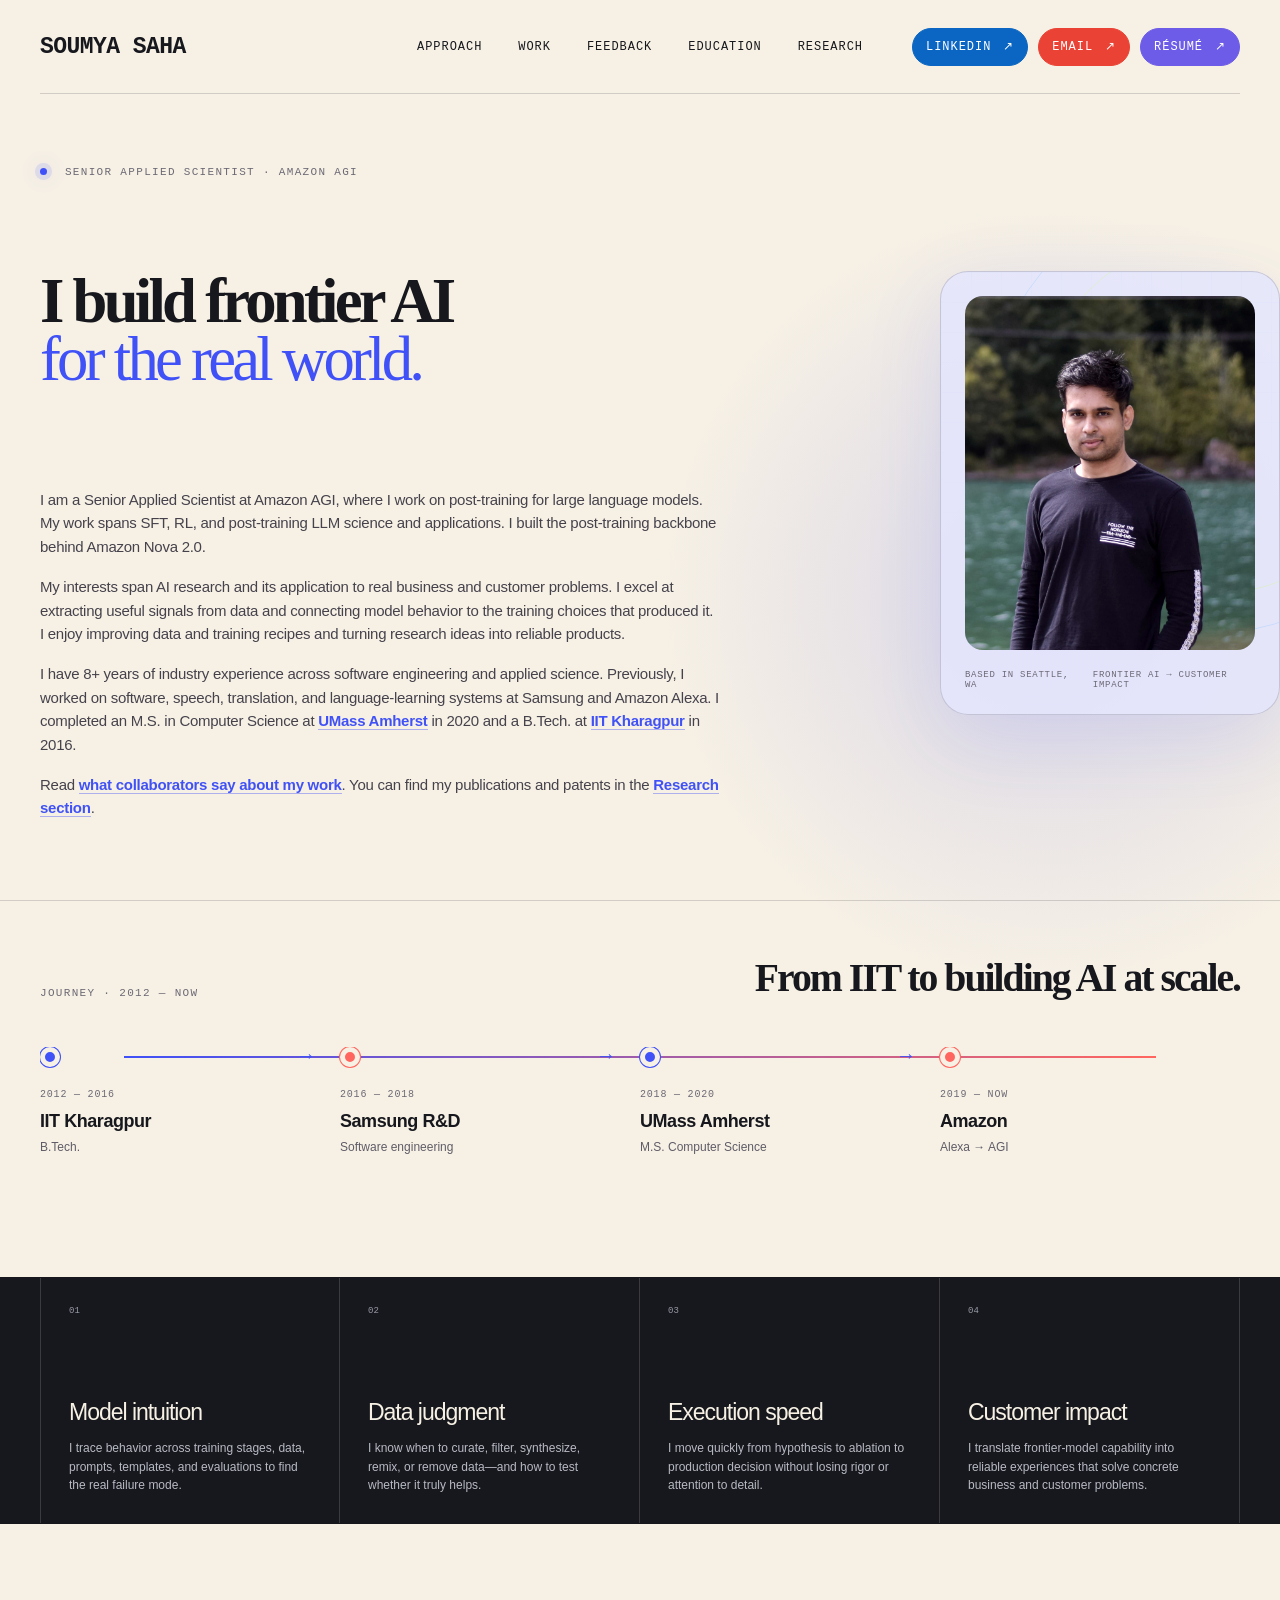
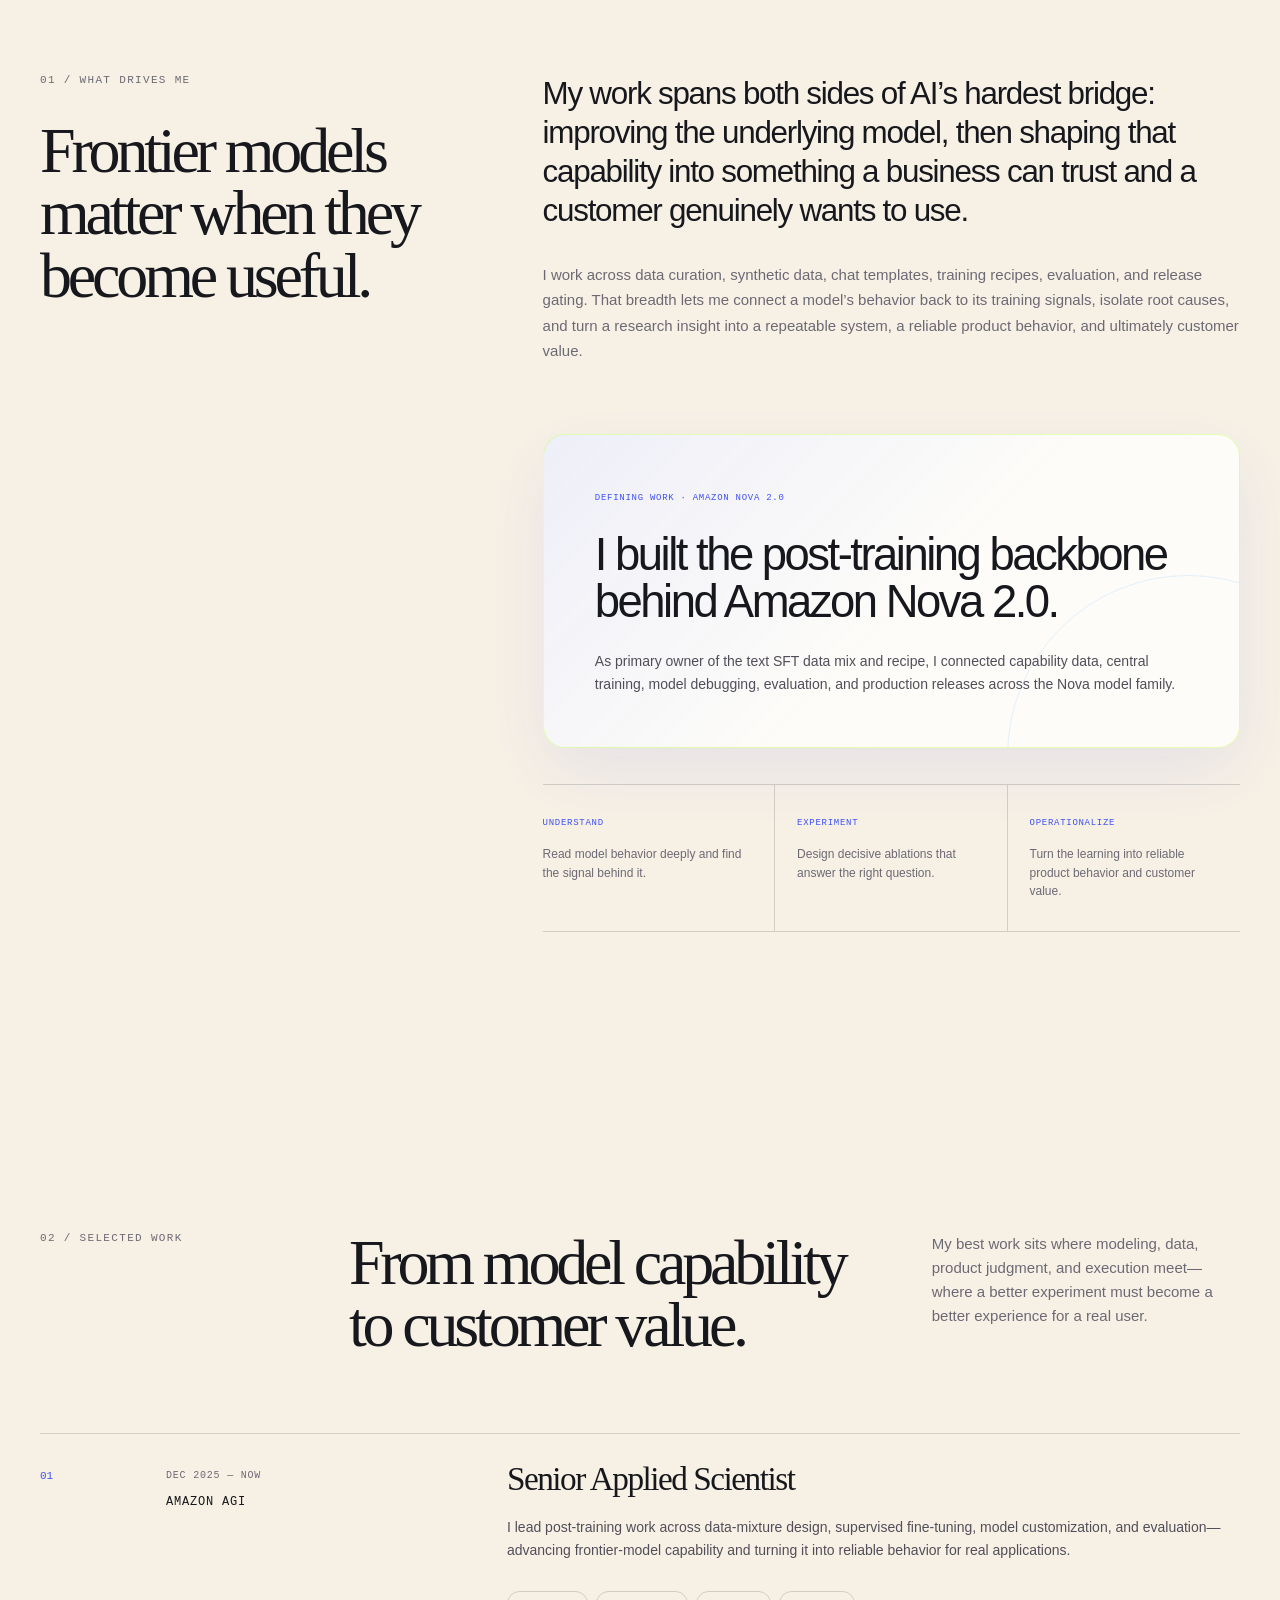
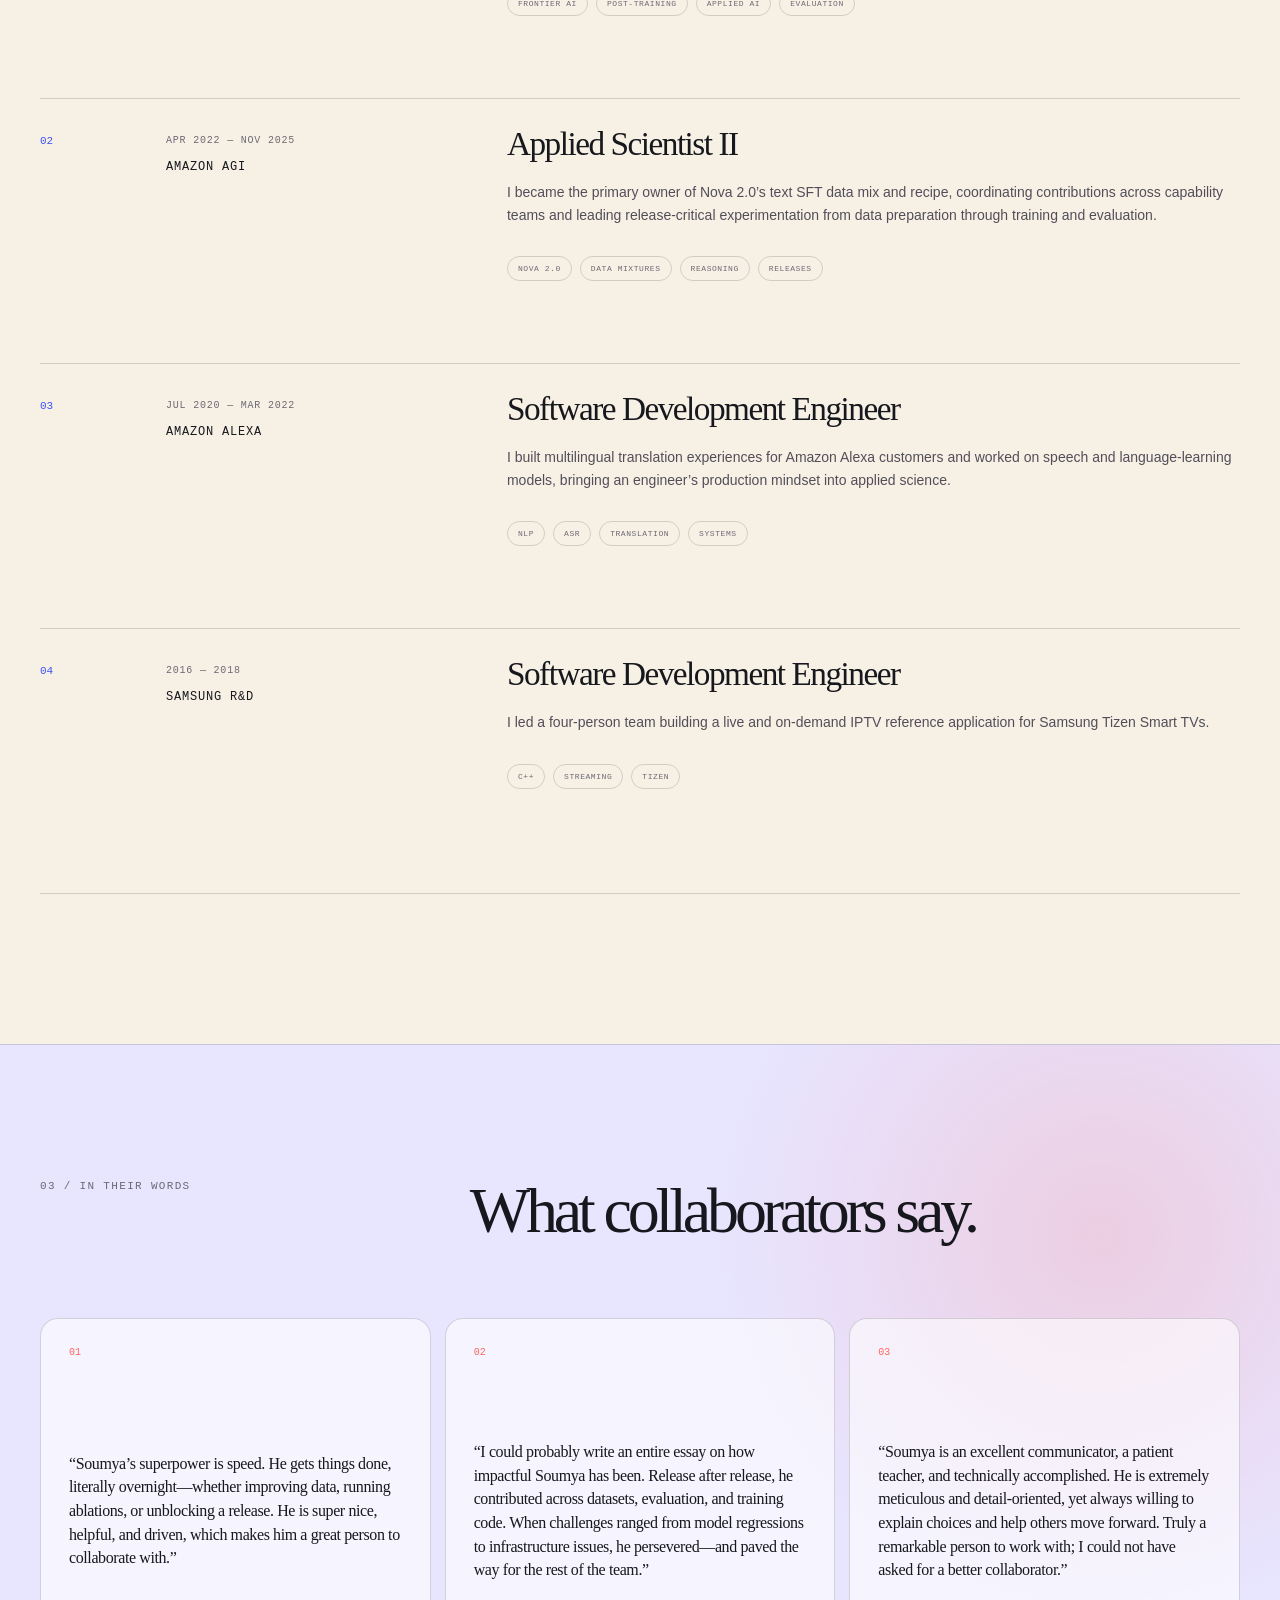
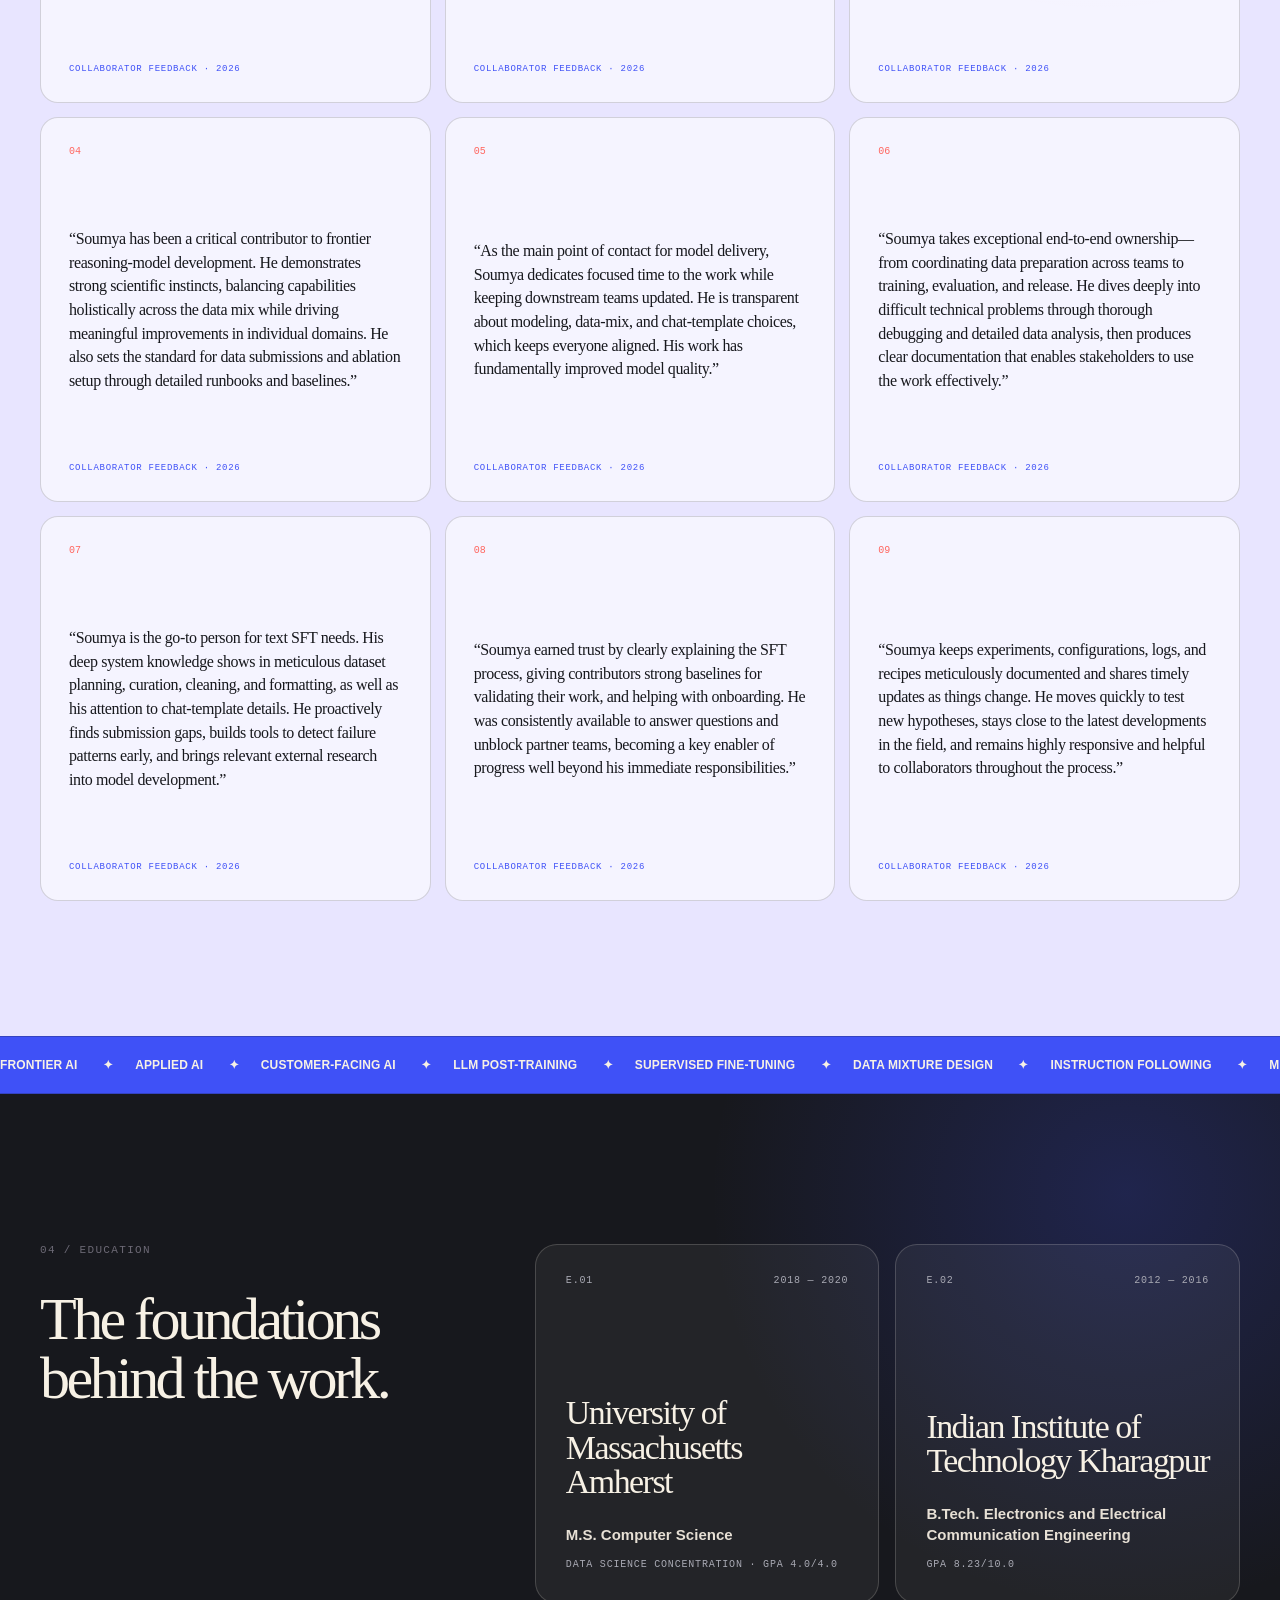
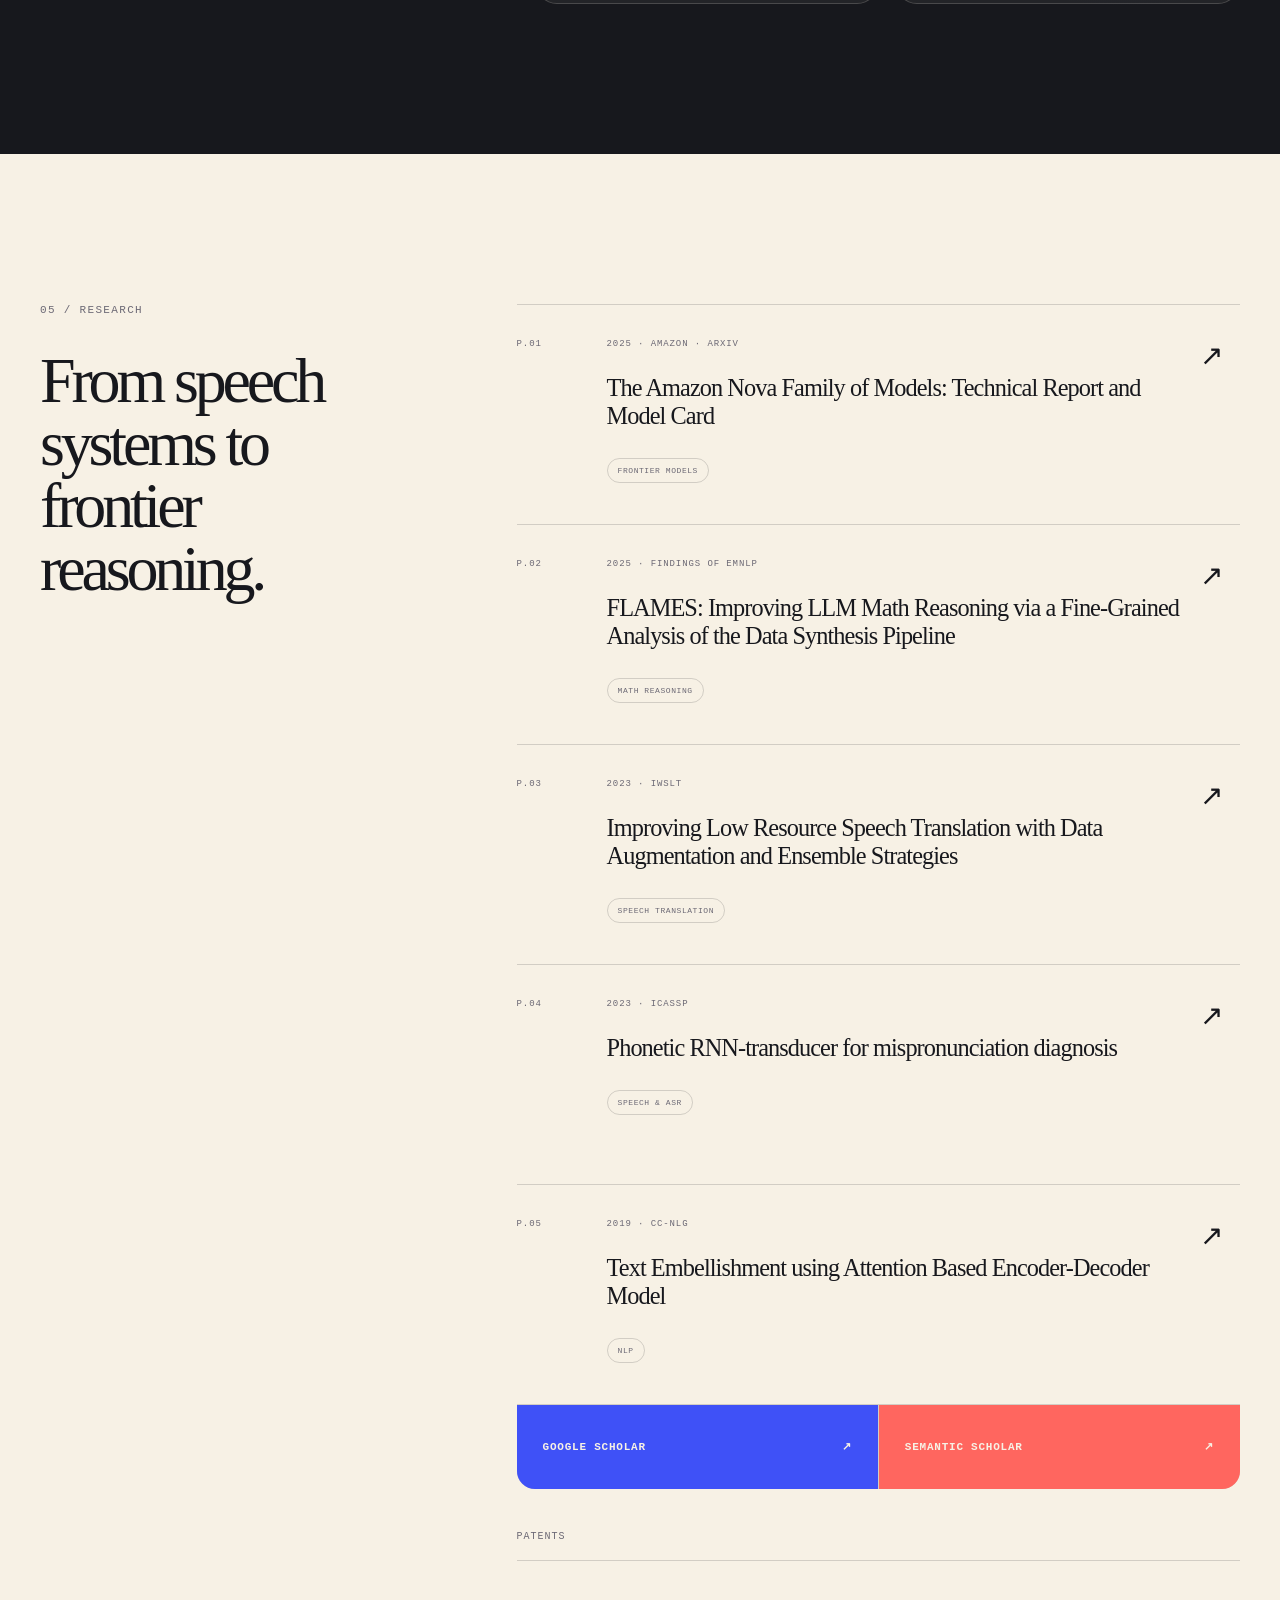
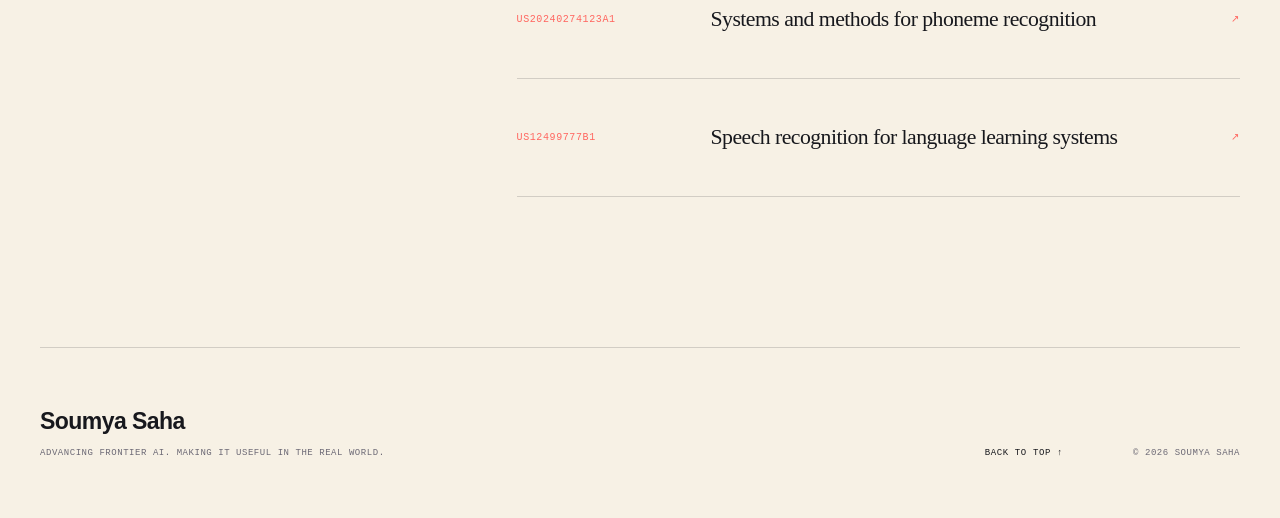
<file: index.html>
<!doctype html>
<html lang="en">
  <head>
    <meta charset="utf-8" />
    <meta name="viewport" content="width=device-width, initial-scale=1" />
    <title>Soumya Saha — Senior Applied Scientist</title>
    <meta name="description" content="Senior Applied Scientist at Amazon AGI working across SFT, RL, and post-training LLM science and applications." />
    <meta name="author" content="Soumya Saha" />
    <link rel="canonical" href="https://thisissoumyasaha.github.io/" />
    <link rel="icon" href="/favicon.svg" type="image/svg+xml" />
    <meta property="og:type" content="website" />
    <meta property="og:url" content="https://thisissoumyasaha.github.io/" />
    <meta property="og:title" content="Soumya Saha — Frontier AI for the Real World" />
    <meta property="og:description" content="Advancing frontier models and turning their capabilities into useful, reliable products for businesses and customers." />
    <meta property="og:image" content="https://thisissoumyasaha.github.io/og-editorial.jpg" />
    <meta name="twitter:card" content="summary_large_image" />
    <meta name="twitter:title" content="Soumya Saha — Frontier AI for the Real World" />
    <meta name="twitter:description" content="Advancing frontier models and turning their capabilities into useful, reliable products for businesses and customers." />
    <meta name="twitter:image" content="https://thisissoumyasaha.github.io/og-editorial.jpg" />
    <link rel="stylesheet" href="/portfolio-28bfb0e61f05.css" />
  </head>
  <body>
    <link rel="preload" as="image" href="/soumya-saha.jpg"/><main id="top"><nav class="nav shell" aria-label="Primary navigation"><a class="monogram" href="#top" aria-label="Soumya Saha, home">Soumya Saha</a><div class="nav-links"><a href="#approach">Approach</a><a href="#work">Work</a><a href="#feedback">Feedback</a><a href="#education">Education</a><a href="#research">Research</a></div><div class="nav-actions"><a class="nav-social" href="https://www.linkedin.com/in/soumyaumass/" target="_blank" rel="noreferrer">LinkedIn <span aria-hidden="true">↗</span></a><a class="nav-email" href="mailto:thisissoumyasaha@gmail.com">Email <span aria-hidden="true">↗</span></a><a class="nav-resume" href="/soumya-saha-resume.pdf" target="_blank" rel="noreferrer">Résumé <span aria-hidden="true">↗</span></a></div></nav><header class="hero shell"><div class="hero-copy"><div class="hero-identity reveal reveal-1"><p class="eyebrow"><span class="signal"></span> Senior Applied Scientist · Amazon AGI</p></div><h1 class="reveal reveal-2">I build frontier AI <span>for the real world.</span></h1><div class="hero-bottom reveal reveal-3"><div class="hero-intro"><p>I am a Senior Applied Scientist at Amazon AGI, where I work on post-training for large language models. My work spans SFT, RL, and post-training LLM science and applications. I built the post-training backbone behind Amazon Nova 2.0.</p><p>My interests span AI research and its application to real business and customer problems. I excel at extracting useful signals from data and connecting model behavior to the training choices that produced it. I enjoy improving data and training recipes and turning research ideas into reliable products.</p><p>I have 8+ years of industry experience across software engineering and applied science. Previously, I worked on software, speech, translation, and language-learning systems at Samsung and Amazon Alexa. I completed an M.S. in Computer Science at <a href="https://www.cics.umass.edu/" target="_blank" rel="noreferrer">UMass Amherst</a> in 2020 and a B.Tech. at <a href="https://www.iitkgp.ac.in/" target="_blank" rel="noreferrer">IIT Kharagpur</a> in 2016.</p><p>Read <a href="#feedback">what collaborators say about my work</a>. You can find my publications and patents in the <a href="#research">Research section</a>.</p></div></div></div><figure class="portrait-wrap reveal reveal-3"><div class="portrait-grid" aria-hidden="true"></div><div class="portrait-frame"><img src="/soumya-saha.jpg" alt="Soumya Saha outdoors by a mountain lake" width="2048" height="2048"/></div><figcaption><span>Based in Seattle, WA</span><span>Frontier AI → Customer impact</span></figcaption></figure></header><section class="journey-section" aria-labelledby="journey-title"><div class="shell"><div class="journey-heading"><p class="section-kicker">Journey · 2012 — Now</p><h2 id="journey-title">From IIT to building AI at scale.</h2></div><div class="journey-scroll"><div class="journey-track"><article class="journey-step"><span class="journey-dot" aria-hidden="true"></span><span class="journey-period">2012 — 2016</span><strong>IIT Kharagpur</strong><p>B.Tech.</p><span class="journey-arrow" aria-hidden="true">→</span></article><article class="journey-step"><span class="journey-dot" aria-hidden="true"></span><span class="journey-period">2016 — 2018</span><strong>Samsung R&amp;D</strong><p>Software engineering</p><span class="journey-arrow" aria-hidden="true">→</span></article><article class="journey-step"><span class="journey-dot" aria-hidden="true"></span><span class="journey-period">2018 — 2020</span><strong>UMass Amherst</strong><p>M.S. Computer Science</p><span class="journey-arrow" aria-hidden="true">→</span></article><article class="journey-step"><span class="journey-dot" aria-hidden="true"></span><span class="journey-period">2019 — NOW</span><strong>Amazon</strong><p>Alexa → AGI</p></article></div></div></div></section><section class="strengths" aria-label="Core strengths"><div class="shell strength-grid"><article class="strength-card"><span>01</span><strong>Model intuition</strong><p>I trace behavior across training stages, data, prompts, templates, and evaluations to find the real failure mode.</p></article><article class="strength-card"><span>02</span><strong>Data judgment</strong><p>I know when to curate, filter, synthesize, remix, or remove data—and how to test whether it truly helps.</p></article><article class="strength-card"><span>03</span><strong>Execution speed</strong><p>I move quickly from hypothesis to ablation to production decision without losing rigor or attention to detail.</p></article><article class="strength-card"><span>04</span><strong>Customer impact</strong><p>I translate frontier-model capability into reliable experiences that solve concrete business and customer problems.</p></article></div></section><section class="section approach-section shell" id="approach"><div class="approach-lead"><p class="section-kicker">01 / What drives me</p><h2>Frontier models matter when they become useful.</h2></div><div class="approach-copy"><p class="approach-intro">My work spans both sides of AI’s hardest bridge: improving the underlying model, then shaping that capability into something a business can trust and a customer genuinely wants to use.</p><p>I work across data curation, synthetic data, chat templates, training recipes, evaluation, and release gating. That breadth lets me connect a model’s behavior back to its training signals, isolate root causes, and turn a research insight into a repeatable system, a reliable product behavior, and ultimately customer value.</p><div class="nova-callout"><span>Defining work · Amazon Nova 2.0</span><strong>I built the post-training backbone behind Amazon Nova 2.0.</strong><p>As primary owner of the text SFT data mix and recipe, I connected capability data, central training, model debugging, evaluation, and production releases across the Nova model family.</p></div><div class="method-grid"><div><span>Understand</span><p>Read model behavior deeply and find the signal behind it.</p></div><div><span>Experiment</span><p>Design decisive ablations that answer the right question.</p></div><div><span>Operationalize</span><p>Turn the learning into reliable product behavior and customer value.</p></div></div></div></section><section class="section work-section shell" id="work"><div class="section-heading"><p class="section-kicker">02 / Selected work</p><h2>From model capability to customer value.</h2><p>My best work sits where modeling, data, product judgment, and execution meet—where a better experiment must become a better experience for a real user.</p></div><div class="work-list"><article class="work-item"><div class="work-index">01</div><div class="work-meta"><span>DEC 2025 — NOW</span><strong>Amazon AGI</strong></div><div class="work-copy"><h3>Senior Applied Scientist</h3><p>I lead post-training work across data-mixture design, supervised fine-tuning, model customization, and evaluation—advancing frontier-model capability and turning it into reliable behavior for real applications.</p><ul aria-label="Areas of focus"><li>Frontier AI</li><li>Post-training</li><li>Applied AI</li><li>Evaluation</li></ul></div></article><article class="work-item"><div class="work-index">02</div><div class="work-meta"><span>APR 2022 — NOV 2025</span><strong>Amazon AGI</strong></div><div class="work-copy"><h3>Applied Scientist II</h3><p>I became the primary owner of Nova 2.0’s text SFT data mix and recipe, coordinating contributions across capability teams and leading release-critical experimentation from data preparation through training and evaluation.</p><ul aria-label="Areas of focus"><li>Nova 2.0</li><li>Data mixtures</li><li>Reasoning</li><li>Releases</li></ul></div></article><article class="work-item"><div class="work-index">03</div><div class="work-meta"><span>JUL 2020 — MAR 2022</span><strong>Amazon Alexa</strong></div><div class="work-copy"><h3>Software Development Engineer</h3><p>I built multilingual translation experiences for Amazon Alexa customers and worked on speech and language-learning models, bringing an engineer’s production mindset into applied science.</p><ul aria-label="Areas of focus"><li>NLP</li><li>ASR</li><li>Translation</li><li>Systems</li></ul></div></article><article class="work-item"><div class="work-index">04</div><div class="work-meta"><span>2016 — 2018</span><strong>Samsung R&amp;D</strong></div><div class="work-copy"><h3>Software Development Engineer</h3><p>I led a four-person team building a live and on-demand IPTV reference application for Samsung Tizen Smart TVs.</p><ul aria-label="Areas of focus"><li>C++</li><li>Streaming</li><li>Tizen</li></ul></div></article></div></section><section class="voices-section" id="feedback"><div class="shell"><div class="voices-heading"><p class="section-kicker">03 / In their words</p><h2>What collaborators say.</h2></div><div class="voices-grid"><blockquote class="voice-card"><span class="voice-number">01</span><p>“Soumya’s superpower is speed. He gets things done, literally overnight—whether improving data, running ablations, or unblocking a release. He is super nice, helpful, and driven, which makes him a great person to collaborate with.”</p><cite>Collaborator feedback · 2026</cite></blockquote><blockquote class="voice-card"><span class="voice-number">02</span><p>“I could probably write an entire essay on how impactful Soumya has been. Release after release, he contributed across datasets, evaluation, and training code. When challenges ranged from model regressions to infrastructure issues, he persevered—and paved the way for the rest of the team.”</p><cite>Collaborator feedback · 2026</cite></blockquote><blockquote class="voice-card"><span class="voice-number">03</span><p>“Soumya is an excellent communicator, a patient teacher, and technically accomplished. He is extremely meticulous and detail-oriented, yet always willing to explain choices and help others move forward. Truly a remarkable person to work with; I could not have asked for a better collaborator.”</p><cite>Collaborator feedback · 2026</cite></blockquote><blockquote class="voice-card"><span class="voice-number">04</span><p>“Soumya has been a critical contributor to frontier reasoning-model development. He demonstrates strong scientific instincts, balancing capabilities holistically across the data mix while driving meaningful improvements in individual domains. He also sets the standard for data submissions and ablation setup through detailed runbooks and baselines.”</p><cite>Collaborator feedback · 2026</cite></blockquote><blockquote class="voice-card"><span class="voice-number">05</span><p>“As the main point of contact for model delivery, Soumya dedicates focused time to the work while keeping downstream teams updated. He is transparent about modeling, data-mix, and chat-template choices, which keeps everyone aligned. His work has fundamentally improved model quality.”</p><cite>Collaborator feedback · 2026</cite></blockquote><blockquote class="voice-card"><span class="voice-number">06</span><p>“Soumya takes exceptional end-to-end ownership—from coordinating data preparation across teams to training, evaluation, and release. He dives deeply into difficult technical problems through thorough debugging and detailed data analysis, then produces clear documentation that enables stakeholders to use the work effectively.”</p><cite>Collaborator feedback · 2026</cite></blockquote><blockquote class="voice-card"><span class="voice-number">07</span><p>“Soumya is the go-to person for text SFT needs. His deep system knowledge shows in meticulous dataset planning, curation, cleaning, and formatting, as well as his attention to chat-template details. He proactively finds submission gaps, builds tools to detect failure patterns early, and brings relevant external research into model development.”</p><cite>Collaborator feedback · 2026</cite></blockquote><blockquote class="voice-card"><span class="voice-number">08</span><p>“Soumya earned trust by clearly explaining the SFT process, giving contributors strong baselines for validating their work, and helping with onboarding. He was consistently available to answer questions and unblock partner teams, becoming a key enabler of progress well beyond his immediate responsibilities.”</p><cite>Collaborator feedback · 2026</cite></blockquote><blockquote class="voice-card"><span class="voice-number">09</span><p>“Soumya keeps experiments, configurations, logs, and recipes meticulously documented and shares timely updates as things change. He moves quickly to test new hypotheses, stays close to the latest developments in the field, and remains highly responsive and helpful to collaborators throughout the process.”</p><cite>Collaborator feedback · 2026</cite></blockquote></div></div></section><div class="marquee" aria-hidden="true"><div class="marquee-track"><span>Frontier AI <i>✦</i></span><span>Applied AI <i>✦</i></span><span>Customer-facing AI <i>✦</i></span><span>LLM post-training <i>✦</i></span><span>Supervised fine-tuning <i>✦</i></span><span>Data mixture design <i>✦</i></span><span>Instruction following <i>✦</i></span><span>Model evaluation <i>✦</i></span><span>Frontier AI <i>✦</i></span><span>Applied AI <i>✦</i></span><span>Customer-facing AI <i>✦</i></span><span>LLM post-training <i>✦</i></span><span>Supervised fine-tuning <i>✦</i></span><span>Data mixture design <i>✦</i></span><span>Instruction following <i>✦</i></span><span>Model evaluation <i>✦</i></span></div></div><section class="education-section" id="education"><div class="section shell education-layout"><div class="education-heading"><p class="section-kicker">04 / Education</p><h2>The foundations behind the work.</h2></div><div class="education-cards"><article class="education-card"><div class="education-card-top"><span>E.01</span><span>2018 — 2020</span></div><h3>University of Massachusetts Amherst</h3><strong>M.S. Computer Science</strong><p>Data Science concentration · GPA 4.0/4.0</p></article><article class="education-card"><div class="education-card-top"><span>E.02</span><span>2012 — 2016</span></div><h3>Indian Institute of Technology Kharagpur</h3><strong>B.Tech. Electronics and Electrical Communication Engineering</strong><p>GPA 8.23/10.0</p></article></div></div></section><section class="section research-section shell" id="research"><div class="research-lead"><p class="section-kicker">05 / Research</p><h2>From speech systems to frontier reasoning.</h2></div><div class="publication-list"><a class="publication" href="https://arxiv.org/abs/2506.12103" target="_blank" rel="noreferrer"><span class="publication-number">P.01</span><span class="publication-main"><span class="publication-meta">2025 · Amazon · arXiv</span><strong>The Amazon Nova Family of Models: Technical Report and Model Card</strong><span class="publication-topic">Frontier models</span></span><span class="publication-arrow" aria-hidden="true">↗</span></a><a class="publication" href="https://scholar.google.com/citations?view_op=view_citation&amp;hl=en&amp;user=WLJlFXoAAAAJ&amp;citation_for_view=WLJlFXoAAAAJ:Y0pCki6q_DkC" target="_blank" rel="noreferrer"><span class="publication-number">P.02</span><span class="publication-main"><span class="publication-meta">2025 · Findings of EMNLP</span><strong>FLAMES: Improving LLM Math Reasoning via a Fine-Grained Analysis of the Data Synthesis Pipeline</strong><span class="publication-topic">Math reasoning</span></span><span class="publication-arrow" aria-hidden="true">↗</span></a><a class="publication" href="https://scholar.google.com/citations?view_op=view_citation&amp;hl=en&amp;user=WLJlFXoAAAAJ&amp;citation_for_view=WLJlFXoAAAAJ:d1gkVwhDpl0C" target="_blank" rel="noreferrer"><span class="publication-number">P.03</span><span class="publication-main"><span class="publication-meta">2023 · IWSLT</span><strong>Improving Low Resource Speech Translation with Data Augmentation and Ensemble Strategies</strong><span class="publication-topic">Speech translation</span></span><span class="publication-arrow" aria-hidden="true">↗</span></a><a class="publication" href="https://scholar.google.com/citations?view_op=view_citation&amp;hl=en&amp;user=WLJlFXoAAAAJ&amp;citation_for_view=WLJlFXoAAAAJ:u-x6o8ySG0sC" target="_blank" rel="noreferrer"><span class="publication-number">P.04</span><span class="publication-main"><span class="publication-meta">2023 · ICASSP</span><strong>Phonetic RNN-transducer for mispronunciation diagnosis</strong><span class="publication-topic">Speech &amp; ASR</span></span><span class="publication-arrow" aria-hidden="true">↗</span></a><a class="publication" href="https://www.aclweb.org/anthology/2019.ccnlg-1.4/" target="_blank" rel="noreferrer"><span class="publication-number">P.05</span><span class="publication-main"><span class="publication-meta">2019 · CC-NLG</span><strong>Text Embellishment using Attention Based Encoder-Decoder Model</strong><span class="publication-topic">NLP</span></span><span class="publication-arrow" aria-hidden="true">↗</span></a><div class="research-profiles" aria-label="Research profiles"><a class="profile-link profile-google" href="https://scholar.google.com/citations?user=WLJlFXoAAAAJ&amp;hl=en" target="_blank" rel="noreferrer"><span>Google Scholar</span><span aria-hidden="true">↗</span></a><a class="profile-link profile-semantic" href="https://www.semanticscholar.org/author/Soumya-Saha/1500650904" target="_blank" rel="noreferrer"><span>Semantic Scholar</span><span aria-hidden="true">↗</span></a></div><div class="patent-list"><p class="patent-heading">Patents</p><a class="patent" href="https://patents.google.com/patent/US20240274123A1/en" target="_blank" rel="noreferrer"><span>US20240274123A1</span><strong>Systems and methods for phoneme recognition</strong><span aria-hidden="true">↗</span></a><a class="patent" href="https://patents.google.com/patent/US12499777B1/en" target="_blank" rel="noreferrer"><span>US12499777B1</span><strong>Speech recognition for language learning systems</strong><span aria-hidden="true">↗</span></a></div></div></section><footer class="footer shell"><div><a class="monogram" href="#top">Soumya Saha</a><p>Advancing frontier AI. Making it useful in the real world.</p></div><a class="footer-top" href="#top">Back to top <span aria-hidden="true">↑</span></a><p class="copyright">© 2026 Soumya Saha</p></footer></main>
  </body>
</html>
</file>
<file: portfolio-28bfb0e61f05.css>
:root {
  --font-geist-sans: "Helvetica Neue";
  --font-geist-mono: "SFMono-Regular";
  --ink: #080b10;
  --ink-soft: #111720;
  --paper: #f4f0e8;
  --muted: #a8afb8;
  --line: rgba(244, 240, 232, 0.15);
  --acid: #c8ff63;
  --blue: #79bfff;
}

* {
  box-sizing: border-box;
}

html {
  scroll-behavior: smooth;
  background: var(--ink);
}

body {
  margin: 0;
  background:
    radial-gradient(circle at 72% 8%, rgba(121, 191, 255, 0.1), transparent 24rem),
    var(--ink);
  color: var(--paper);
  font-family: var(--font-geist-sans), Arial, sans-serif;
  overflow-x: hidden;
}

body::before {
  position: fixed;
  inset: 0;
  z-index: -1;
  background-image:
    linear-gradient(rgba(255, 255, 255, 0.024) 1px, transparent 1px),
    linear-gradient(90deg, rgba(255, 255, 255, 0.024) 1px, transparent 1px);
  background-size: 48px 48px;
  mask-image: linear-gradient(to bottom, black, transparent 82%);
  content: "";
  pointer-events: none;
}

::selection {
  background: var(--acid);
  color: var(--ink);
}

a {
  color: inherit;
  text-decoration: none;
}

.shell {
  width: min(1440px, calc(100% - 80px));
  margin-inline: auto;
}

.nav {
  display: grid;
  grid-template-columns: 1fr auto 1fr;
  align-items: center;
  min-height: 94px;
  border-bottom: 1px solid var(--line);
  font-family: var(--font-geist-mono), monospace;
  font-size: 12px;
  letter-spacing: 0.08em;
  text-transform: uppercase;
}

.monogram {
  width: max-content;
  font-size: 18px;
  font-weight: 780;
  letter-spacing: -0.04em;
}

.monogram span {
  color: var(--acid);
  font-family: var(--font-geist-mono), monospace;
  font-size: 9px;
  font-weight: 500;
  letter-spacing: 0;
  vertical-align: top;
}

.nav-links {
  display: flex;
  gap: 36px;
}

.nav-links a,
.nav-actions a,
.footer-top {
  transition: color 180ms ease;
}

.nav-links a:hover,
.nav-actions a:hover,
.footer-top:hover {
  color: var(--acid);
}

.nav-actions {
  display: flex;
  gap: 10px;
  align-items: center;
  justify-self: end;
}

.nav-social,
.nav-email,
.nav-resume {
  display: inline-flex;
  gap: 12px;
  align-items: center;
  min-height: 38px;
  padding-inline: 13px;
  border: 1px solid var(--line);
}

.nav-resume {
  border-color: var(--acid);
  background: var(--acid);
  color: var(--ink);
}

.nav-resume:hover {
  background: var(--paper);
  color: var(--ink) !important;
}

.hero {
  display: grid;
  grid-template-columns: minmax(0, 1.55fr) minmax(340px, 0.6fr);
  gap: clamp(32px, 5vw, 88px);
  min-height: calc(100svh - 94px);
  padding-block: 72px 80px;
}

.hero-copy {
  display: flex;
  flex-direction: column;
  justify-content: space-between;
  min-width: 0;
}

.hero-identity {
  display: flex;
  gap: 24px;
  align-items: flex-start;
  justify-content: space-between;
}

.hero-direct {
  display: flex;
  gap: 11px;
  align-items: center;
  padding-bottom: 6px;
  border-bottom: 1px solid var(--line);
  color: #d7d9d9;
  font-family: var(--font-geist-mono), monospace;
  font-size: 9px;
  letter-spacing: 0.06em;
  text-transform: uppercase;
}

.hero-direct span:first-child {
  color: var(--acid);
}

.hero-direct:hover {
  border-color: var(--acid);
  color: var(--acid);
}

.eyebrow,
.section-kicker {
  margin: 0;
  color: var(--muted);
  font-family: var(--font-geist-mono), monospace;
  font-size: 11px;
  font-weight: 500;
  letter-spacing: 0.12em;
  text-transform: uppercase;
}

.signal {
  display: inline-block;
  width: 7px;
  height: 7px;
  margin-right: 10px;
  border-radius: 50%;
  background: var(--acid);
  box-shadow: 0 0 0 5px rgba(200, 255, 99, 0.1), 0 0 24px var(--acid);
}

.hero h1 {
  max-width: 1100px;
  margin: 64px 0 68px;
  font-size: clamp(70px, 8.7vw, 148px);
  font-weight: 650;
  letter-spacing: -0.085em;
  line-height: 0.81;
}

.hero h1 span {
  display: block;
  color: var(--acid);
  font-weight: 390;
}

.hero-bottom {
  display: flex;
  align-items: end;
  justify-content: space-between;
  gap: 40px;
  max-width: 1040px;
}

.hero-intro {
  max-width: 530px;
  margin: 0;
  color: #d7d9d9;
  font-size: clamp(19px, 1.55vw, 25px);
  letter-spacing: -0.025em;
  line-height: 1.45;
}

.hero-actions {
  display: flex;
  gap: 12px;
  flex-shrink: 0;
}

.button {
  display: inline-flex;
  gap: 28px;
  align-items: center;
  justify-content: center;
  min-height: 52px;
  padding: 0 19px;
  border: 1px solid var(--line);
  font-family: var(--font-geist-mono), monospace;
  font-size: 11px;
  letter-spacing: 0.06em;
  text-transform: uppercase;
  transition: transform 180ms ease, background 180ms ease, color 180ms ease;
}

.button:hover {
  transform: translateY(-3px);
}

.button-primary {
  border-color: var(--acid);
  background: var(--acid);
  color: var(--ink);
}

.button-primary:hover {
  background: var(--paper);
}

.button-ghost:hover {
  border-color: var(--paper);
}

.portrait-wrap {
  position: relative;
  display: flex;
  align-self: stretch;
  flex-direction: column;
  justify-content: flex-end;
  min-height: 590px;
  padding: 30px 24px 24px;
  border: 1px solid var(--line);
  background: rgba(12, 18, 26, 0.72);
  overflow: hidden;
}

.portrait-wrap::before,
.portrait-wrap::after {
  position: absolute;
  border-radius: 50%;
  content: "";
}

.portrait-wrap::before {
  top: -18%;
  right: -45%;
  width: 130%;
  aspect-ratio: 1;
  border: 1px solid rgba(121, 191, 255, 0.25);
}

.portrait-wrap::after {
  top: -8%;
  right: -34%;
  width: 105%;
  aspect-ratio: 1;
  border: 1px solid rgba(200, 255, 99, 0.25);
}

.portrait-grid {
  position: absolute;
  inset: 0;
  background-image:
    linear-gradient(rgba(121, 191, 255, 0.08) 1px, transparent 1px),
    linear-gradient(90deg, rgba(121, 191, 255, 0.08) 1px, transparent 1px);
  background-size: 30px 30px;
  mask-image: linear-gradient(to bottom, black, transparent 70%);
}

.portrait-frame {
  position: relative;
  z-index: 1;
  aspect-ratio: 0.82;
  max-height: 70vh;
  overflow: hidden;
  background: #172431;
}

.portrait-frame img {
  width: 100%;
  height: 100%;
  object-fit: cover;
  object-position: center;
  filter: saturate(0.7) contrast(1.08);
  transition: filter 400ms ease, transform 700ms cubic-bezier(0.2, 0.8, 0.2, 1);
}

.portrait-wrap:hover img {
  filter: saturate(1) contrast(1.02);
  transform: scale(1.025);
}

.portrait-wrap figcaption {
  position: relative;
  z-index: 2;
  display: flex;
  justify-content: space-between;
  gap: 16px;
  margin-top: 20px;
  color: var(--muted);
  font-family: var(--font-geist-mono), monospace;
  font-size: 9px;
  letter-spacing: 0.08em;
  text-transform: uppercase;
}

.portrait-index {
  position: absolute;
  top: 22px;
  right: 22px;
  z-index: 3;
  color: var(--acid);
  font-family: var(--font-geist-mono), monospace;
  font-size: 10px;
}

.reveal {
  animation: enter 700ms both cubic-bezier(0.22, 1, 0.36, 1);
}

.reveal-1 {
  animation-delay: 80ms;
}

.reveal-2 {
  animation-delay: 160ms;
}

.reveal-3 {
  animation-delay: 260ms;
}

@keyframes enter {
  from {
    opacity: 0;
    transform: translateY(28px);
  }
  to {
    opacity: 1;
    transform: translateY(0);
  }
}

.strengths {
  border-block: 1px solid var(--line);
  background: var(--paper);
  color: var(--ink);
}

.strength-grid {
  display: grid;
  grid-template-columns: repeat(4, 1fr);
}

.strength-card {
  display: flex;
  min-height: 245px;
  padding: 28px;
  border-right: 1px solid rgba(8, 11, 16, 0.18);
  flex-direction: column;
}

.strength-card:first-child {
  border-left: 1px solid rgba(8, 11, 16, 0.18);
}

.strength-card > span {
  margin-bottom: auto;
  color: #666b70;
  font-family: var(--font-geist-mono), monospace;
  font-size: 9px;
}

.strength-card strong {
  margin: 45px 0 13px;
  font-size: clamp(22px, 2.2vw, 34px);
  font-weight: 480;
  letter-spacing: -0.045em;
}

.strength-card p {
  margin: 0;
  color: #565b60;
  font-size: 13px;
  line-height: 1.55;
}

.section {
  padding-block: 150px;
}

.section-heading {
  display: grid;
  grid-template-columns: 0.75fr 1.55fr 0.9fr;
  gap: 52px;
  align-items: start;
  padding-bottom: 76px;
}

.section-heading h2,
.research-lead h2,
.about-title h2,
.approach-lead h2,
.voices-heading h2 {
  margin: 0;
  font-size: clamp(46px, 6vw, 92px);
  font-weight: 480;
  letter-spacing: -0.065em;
  line-height: 0.98;
}

.approach-section {
  display: grid;
  grid-template-columns: 0.75fr 1.35fr;
  gap: clamp(70px, 9vw, 170px);
}

.approach-lead {
  position: sticky;
  top: 50px;
  align-self: start;
}

.approach-lead h2 {
  margin-top: 34px;
  font-size: clamp(50px, 6vw, 94px);
}

.approach-copy > p {
  max-width: 840px;
  color: var(--muted);
  font-size: 17px;
  line-height: 1.7;
}

.approach-copy .approach-intro {
  margin-top: 0;
  color: var(--paper);
  font-size: clamp(27px, 3vw, 43px);
  letter-spacing: -0.04em;
  line-height: 1.25;
}

.nova-callout {
  position: relative;
  margin-top: 70px;
  padding: clamp(30px, 4vw, 58px);
  border: 1px solid rgba(200, 255, 99, 0.48);
  background:
    linear-gradient(135deg, rgba(200, 255, 99, 0.08), transparent 54%),
    #0d131a;
  overflow: hidden;
}

.nova-callout::after {
  position: absolute;
  right: -130px;
  bottom: -190px;
  width: 360px;
  aspect-ratio: 1;
  border: 1px solid rgba(121, 191, 255, 0.2);
  border-radius: 50%;
  content: "";
}

.nova-callout > span,
.method-grid span,
.voice-card cite {
  color: var(--acid);
  font-family: var(--font-geist-mono), monospace;
  font-size: 9px;
  font-style: normal;
  letter-spacing: 0.08em;
  text-transform: uppercase;
}

.nova-callout strong {
  position: relative;
  z-index: 1;
  display: block;
  max-width: 820px;
  margin: 28px 0 24px;
  font-size: clamp(34px, 4.3vw, 67px);
  font-weight: 480;
  letter-spacing: -0.055em;
  line-height: 1.03;
}

.nova-callout p {
  position: relative;
  z-index: 1;
  max-width: 690px;
  margin: 0;
  color: #c3c8cc;
  font-size: 15px;
  line-height: 1.65;
}

.method-grid {
  display: grid;
  grid-template-columns: repeat(3, 1fr);
  margin-top: 36px;
  border-block: 1px solid var(--line);
}

.method-grid div {
  padding: 26px 22px 30px 0;
  border-right: 1px solid var(--line);
}

.method-grid div + div {
  padding-left: 22px;
}

.method-grid div:last-child {
  border-right: none;
}

.method-grid p {
  margin: 16px 0 0;
  color: var(--muted);
  font-size: 13px;
  line-height: 1.55;
}

.section-heading > p:last-child {
  margin: 0;
  color: var(--muted);
  font-size: 17px;
  line-height: 1.6;
}

.work-list {
  border-top: 1px solid var(--line);
}

.work-item {
  display: grid;
  grid-template-columns: 0.18fr 0.62fr 1.5fr;
  gap: 38px;
  min-height: 265px;
  padding: 36px 0 42px;
  border-bottom: 1px solid var(--line);
  transition: background 240ms ease, padding 240ms ease;
}

.work-item:hover {
  margin-inline: -24px;
  padding-inline: 24px;
  background: rgba(255, 255, 255, 0.025);
}

.work-index,
.work-meta,
.work-copy ul,
.publication-number,
.publication-meta,
.publication-topic {
  font-family: var(--font-geist-mono), monospace;
  text-transform: uppercase;
}

.work-index {
  color: var(--acid);
  font-size: 11px;
}

.work-meta {
  display: flex;
  flex-direction: column;
  gap: 14px;
  font-size: 10px;
  letter-spacing: 0.08em;
}

.work-meta span {
  color: var(--muted);
}

.work-meta strong {
  font-size: 12px;
  font-weight: 500;
}

.work-copy h3 {
  max-width: 800px;
  margin: -10px 0 18px;
  font-size: clamp(29px, 3.2vw, 48px);
  font-weight: 430;
  letter-spacing: -0.045em;
}

.work-copy > p {
  max-width: 850px;
  margin: 0 0 30px;
  color: #c2c7cc;
  font-size: 16px;
  line-height: 1.6;
}

.work-copy ul {
  display: flex;
  gap: 8px;
  flex-wrap: wrap;
  margin: 0;
  padding: 0;
  list-style: none;
}

.work-copy li,
.publication-topic {
  padding: 7px 10px;
  border: 1px solid var(--line);
  border-radius: 100px;
  color: var(--muted);
  font-size: 8px;
  letter-spacing: 0.07em;
}

.voices-section {
  padding-block: 135px;
  border-top: 1px solid var(--line);
  background:
    radial-gradient(circle at 86% 18%, rgba(121, 191, 255, 0.14), transparent 25rem),
    #0b1118;
}

.voices-heading {
  display: grid;
  grid-template-columns: 0.72fr 1.5fr;
  gap: 60px;
  align-items: start;
  margin-bottom: 75px;
}

.voices-grid {
  display: grid;
  grid-template-columns: repeat(3, 1fr);
  border-top: 1px solid var(--line);
  border-left: 1px solid var(--line);
}

.voice-card {
  display: flex;
  min-height: 385px;
  margin: 0;
  padding: 28px;
  border-right: 1px solid var(--line);
  border-bottom: 1px solid var(--line);
  flex-direction: column;
}

.voice-number {
  color: var(--blue);
  font-family: var(--font-geist-mono), monospace;
  font-size: 10px;
}

.voice-card p {
  margin: auto 0;
  font-size: clamp(17px, 1.45vw, 22px);
  font-weight: 420;
  letter-spacing: -0.025em;
  line-height: 1.4;
}

.marquee {
  width: 100%;
  padding: 21px 0;
  border-block: 1px solid rgba(8, 11, 16, 0.16);
  background: var(--acid);
  color: var(--ink);
  overflow: hidden;
}

.marquee-track {
  display: flex;
  width: max-content;
  animation: marquee 34s linear infinite;
}

.marquee span {
  padding-right: 22px;
  font-size: 14px;
  font-weight: 650;
  letter-spacing: 0.01em;
  text-transform: uppercase;
  white-space: nowrap;
}

.marquee i {
  padding-left: 22px;
  font-style: normal;
}

@keyframes marquee {
  to {
    transform: translateX(-50%);
  }
}

.research-section {
  display: grid;
  grid-template-columns: 0.75fr 1.45fr;
  gap: clamp(60px, 8vw, 150px);
}

.research-lead {
  position: sticky;
  top: 50px;
  align-self: start;
}

.research-lead h2 {
  margin: 34px 0 44px;
  font-size: clamp(48px, 5.7vw, 88px);
}

.text-link {
  display: inline-flex;
  gap: 28px;
  padding-bottom: 7px;
  border-bottom: 1px solid var(--paper);
  font-family: var(--font-geist-mono), monospace;
  font-size: 10px;
  letter-spacing: 0.07em;
  text-transform: uppercase;
}

.text-link:hover {
  border-color: var(--acid);
  color: var(--acid);
}

.publication-list {
  border-top: 1px solid var(--line);
}

.publication {
  display: grid;
  grid-template-columns: 70px 1fr 40px;
  gap: 20px;
  align-items: start;
  min-height: 220px;
  padding-block: 34px;
  border-bottom: 1px solid var(--line);
  transition: color 200ms ease;
}

.publication:hover {
  color: var(--acid);
}

.publication-number,
.publication-meta {
  color: var(--muted);
  font-size: 9px;
  letter-spacing: 0.1em;
}

.publication-main {
  display: flex;
  align-items: flex-start;
  flex-direction: column;
}

.publication-main strong {
  max-width: 770px;
  margin: 25px 0 28px;
  color: var(--paper);
  font-size: clamp(23px, 2.3vw, 35px);
  font-weight: 430;
  letter-spacing: -0.038em;
  line-height: 1.15;
}

.publication-arrow {
  font-size: 28px;
  transition: transform 180ms ease;
}

.publication:hover .publication-arrow {
  transform: translate(5px, -5px);
}

.research-profiles {
  display: grid;
  grid-template-columns: 1fr 1fr;
  gap: 1px;
  overflow: hidden;
  border-radius: 0 0 18px 18px;
  background: var(--line);
}

.profile-link {
  display: flex;
  align-items: center;
  justify-content: space-between;
  gap: 30px;
  min-height: 84px;
  padding: 22px 26px;
  color: var(--ink);
  font-family: var(--font-geist-mono), monospace;
  font-size: 11px;
  font-weight: 650;
  letter-spacing: 0.07em;
  text-transform: uppercase;
  transition: background 180ms ease;
}

.profile-google {
  background: var(--acid);
}

.profile-semantic {
  background: var(--blue);
}

.profile-link:hover {
  background: var(--paper);
}

.patent-list {
  padding-top: 42px;
}

.patent-heading {
  margin: 0;
  padding-bottom: 18px;
  border-bottom: 1px solid var(--line);
  color: var(--muted);
  font-family: var(--font-geist-mono), monospace;
  font-size: 10px;
  letter-spacing: 0.1em;
  text-transform: uppercase;
}

.patent {
  display: grid;
  grid-template-columns: 170px 1fr auto;
  gap: 24px;
  align-items: center;
  min-height: 118px;
  padding-block: 24px;
  border-bottom: 1px solid var(--line);
}

.patent > span {
  color: var(--blue);
  font-family: var(--font-geist-mono), monospace;
  font-size: 10px;
  letter-spacing: 0.06em;
}

.patent strong {
  font-family: "Iowan Old Style", Baskerville, Georgia, serif;
  font-size: clamp(21px, 2vw, 30px);
  font-weight: 520;
  letter-spacing: -0.025em;
}

.patent:hover strong {
  color: var(--acid);
}

.about-section {
  background: var(--paper);
  color: var(--ink);
}

.about-grid {
  display: grid;
  grid-template-columns: 1.1fr 0.9fr;
  gap: clamp(70px, 10vw, 190px);
}

.about-section .section-kicker {
  color: #5f646b;
}

.about-title h2 {
  margin-top: 36px;
  font-size: clamp(58px, 7.5vw, 112px);
}

.about-copy {
  align-self: end;
}

.about-copy > p {
  color: #4e5359;
  font-size: 17px;
  line-height: 1.7;
}

.about-copy .about-intro {
  margin-top: 0;
  color: var(--ink);
  font-size: clamp(25px, 2.5vw, 37px);
  letter-spacing: -0.035em;
  line-height: 1.32;
}

.education-grid {
  display: grid;
  grid-template-columns: 1fr 1fr;
  gap: 24px;
  margin-top: 65px;
  padding-top: 25px;
  border-top: 1px solid rgba(8, 11, 16, 0.2);
}

.education-grid div {
  display: flex;
  flex-direction: column;
  gap: 8px;
}

.education-grid span,
.education-grid p {
  margin: 0;
  color: #696e74;
  font-family: var(--font-geist-mono), monospace;
  font-size: 9px;
  letter-spacing: 0.06em;
  text-transform: uppercase;
}

.education-grid strong {
  font-size: 17px;
  letter-spacing: -0.02em;
}

.contact {
  padding-block: 110px;
}

.contact-card {
  position: relative;
  min-height: 590px;
  padding: clamp(35px, 6vw, 90px);
  border: 1px solid var(--line);
  background: #0b1118;
  overflow: hidden;
}

.contact-card h2 {
  position: relative;
  z-index: 2;
  max-width: 920px;
  margin: 70px 0 26px;
  font-size: clamp(70px, 10vw, 150px);
}

.contact-card > p:not(.section-kicker) {
  position: relative;
  z-index: 2;
  max-width: 520px;
  margin: 0 0 58px;
  color: var(--muted);
  font-size: 18px;
}

.contact-email {
  position: relative;
  z-index: 2;
  display: inline-flex;
  gap: 28px;
  padding-bottom: 10px;
  border-bottom: 1px solid var(--acid);
  color: var(--acid);
  font-family: var(--font-geist-mono), monospace;
  font-size: clamp(11px, 1.4vw, 16px);
  letter-spacing: 0.05em;
  text-transform: uppercase;
}

.contact-orbit {
  position: absolute;
  right: -14%;
  bottom: -72%;
  aspect-ratio: 1;
  border: 1px solid rgba(121, 191, 255, 0.22);
  border-radius: 50%;
}

.orbit-one {
  width: 72%;
}

.orbit-two {
  right: -4%;
  bottom: -51%;
  width: 57%;
  border-color: rgba(200, 255, 99, 0.25);
}

.contact-orbit::after {
  position: absolute;
  top: 11%;
  left: 20%;
  width: 8px;
  height: 8px;
  border-radius: 50%;
  background: var(--blue);
  box-shadow: 0 0 28px var(--blue);
  content: "";
}

.footer {
  display: grid;
  grid-template-columns: 1fr auto auto;
  gap: 70px;
  align-items: end;
  padding-block: 60px;
  border-top: 1px solid var(--line);
}

.footer > div:first-child p,
.copyright {
  margin: 13px 0 0;
  color: var(--muted);
  font-family: var(--font-geist-mono), monospace;
  font-size: 9px;
  letter-spacing: 0.06em;
  text-transform: uppercase;
}

.footer-top {
  font-family: var(--font-geist-mono), monospace;
  font-size: 9px;
  letter-spacing: 0.07em;
  text-transform: uppercase;
}

.copyright {
  margin: 0;
}

@media (max-width: 1100px) {
  .shell {
    width: min(100% - 48px, 1000px);
  }

  .nav-links {
    gap: 18px;
    font-size: 10px;
  }

  .nav-actions {
    gap: 6px;
  }

  .nav-social,
  .nav-email,
  .nav-resume {
    padding-inline: 9px;
    font-size: 9px;
  }

  .hero {
    grid-template-columns: minmax(0, 1.2fr) minmax(300px, 0.75fr);
    gap: 35px;
  }

  .hero h1 {
    font-size: clamp(66px, 8.5vw, 102px);
  }

  .hero-bottom {
    align-items: flex-start;
    flex-direction: column;
  }

  .portrait-wrap {
    min-height: 520px;
  }

  .section-heading {
    grid-template-columns: 0.5fr 1.4fr;
  }

  .section-heading > p:last-child {
    grid-column: 2;
  }

  .research-section {
    gap: 70px;
  }

  .approach-section {
    gap: 70px;
  }
}

@media (max-width: 800px) {
  .shell {
    width: calc(100% - 36px);
  }

  .nav {
    grid-template-columns: 1fr auto;
    min-height: 76px;
  }

  .nav-links {
    display: none;
  }

  .nav-actions {
    gap: 6px;
  }

  .nav-social,
  .nav-email,
  .nav-resume {
    min-height: 34px;
    padding-inline: 9px;
    font-size: 9px;
  }

  .hero {
    display: flex;
    min-height: auto;
    padding-block: 54px 72px;
    flex-direction: column;
  }

  .hero h1 {
    margin-block: 52px 48px;
    font-size: clamp(62px, 20vw, 100px);
    line-height: 0.83;
  }

  .hero-identity {
    align-items: flex-start;
    flex-direction: column;
  }

  .hero-bottom {
    margin-bottom: 48px;
  }

  .hero-actions {
    width: 100%;
  }

  .button {
    flex: 1;
  }

  .portrait-wrap {
    min-height: auto;
  }

  .portrait-frame {
    aspect-ratio: 0.9;
  }

  .strength-grid {
    grid-template-columns: 1fr 1fr;
  }

  .strength-card {
    min-height: 220px;
    border-bottom: 1px solid rgba(8, 11, 16, 0.18);
  }

  .section {
    padding-block: 100px;
  }

  .section-heading,
  .research-section,
  .about-grid,
  .approach-section,
  .voices-heading {
    display: block;
  }

  .approach-lead {
    position: static;
    margin-bottom: 65px;
  }

  .method-grid {
    grid-template-columns: 1fr;
  }

  .voices-grid {
    grid-template-columns: repeat(2, 1fr);
  }

  .method-grid div {
    padding: 24px 0;
    border-right: none;
    border-bottom: 1px solid var(--line);
  }

  .method-grid div + div {
    padding-left: 0;
  }

  .method-grid div:last-child {
    border-bottom: none;
  }

  .voices-section {
    padding-block: 100px;
  }

  .voice-card {
    min-height: 240px;
  }

  .section-heading h2,
  .research-lead h2,
  .about-title h2 {
    margin: 32px 0 28px;
  }

  .work-item {
    grid-template-columns: 42px 1fr;
    gap: 18px;
  }

  .work-meta {
    align-items: end;
  }

  .work-copy {
    grid-column: 2;
  }

  .research-lead {
    position: static;
    margin-bottom: 72px;
  }

  .publication {
    grid-template-columns: 50px 1fr 28px;
  }

  .about-copy {
    margin-top: 70px;
  }

  .footer {
    grid-template-columns: 1fr;
    gap: 36px;
  }
}

@media (max-width: 500px) {
  .hero h1 {
    font-size: clamp(56px, 19vw, 82px);
  }

  .hero-intro {
    font-size: 18px;
  }

  .hero-actions {
    align-items: stretch;
    flex-direction: column;
  }

  .button {
    flex: none;
    justify-content: space-between;
  }

  .portrait-wrap figcaption {
    flex-direction: column;
  }

  .strength-card {
    min-height: 205px;
    padding: 20px;
  }

  .strength-card strong {
    font-size: 22px;
  }

  .strength-card p {
    font-size: 12px;
  }

  .work-item:hover {
    margin-inline: 0;
    padding-inline: 0;
  }

  .publication {
    grid-template-columns: 1fr 25px;
    min-height: 190px;
  }

  .publication-number {
    display: none;
  }

  .education-grid {
    grid-template-columns: 1fr;
  }

  .voices-grid {
    grid-template-columns: 1fr;
  }

  .voice-card {
    min-height: 220px;
    padding: 24px;
  }

  .voice-card p {
    font-size: 18px;
  }

}

@media (prefers-reduced-motion: reduce) {
  html {
    scroll-behavior: auto;
  }

  *,
  *::before,
  *::after {
    animation-duration: 0.01ms !important;
    animation-iteration-count: 1 !important;
    transition-duration: 0.01ms !important;
  }
}

/* Editorial cobalt theme */
:root {
  --ink: #f7f1e5;
  --ink-soft: #eee7db;
  --paper: #17181d;
  --muted: #6c6975;
  --line: rgba(23, 24, 29, 0.16);
  --acid: #3f51f7;
  --blue: #ff665f;
}

html {
  background: var(--ink);
}

body {
  background:
    radial-gradient(circle at 82% 7%, rgba(63, 81, 247, 0.16), transparent 25rem),
    radial-gradient(circle at 10% 68%, rgba(255, 102, 95, 0.09), transparent 30rem),
    var(--ink);
  color: var(--paper);
}

body::before {
  background-image:
    linear-gradient(rgba(23, 24, 29, 0.045) 1px, transparent 1px),
    linear-gradient(90deg, rgba(23, 24, 29, 0.045) 1px, transparent 1px);
}

.hero h1,
.section-heading h2,
.research-lead h2,
.about-title h2,
.approach-lead h2,
.voices-heading h2,
.work-copy h3,
.publication-main strong,
.voice-card p,
.about-intro {
  font-family: "Iowan Old Style", Baskerville, Georgia, serif;
}

.hero h1 {
  font-size: clamp(54px, 5.8vw, 102px);
  font-weight: 600;
  letter-spacing: -0.06em;
  line-height: 0.88;
}

.monogram {
  font-size: clamp(24px, 2.2vw, 34px);
  font-weight: 720;
  letter-spacing: -0.025em;
}

.signal {
  box-shadow: 0 0 0 5px rgba(63, 81, 247, 0.12), 0 0 24px rgba(63, 81, 247, 0.6);
}

.hero-direct,
.hero-intro {
  color: #45424c;
}

.hero-intro {
  max-width: 680px;
  font-size: clamp(16px, 1.15vw, 19px);
  letter-spacing: -0.018em;
  line-height: 1.55;
}

.hero-intro p {
  margin: 0 0 16px;
}

.hero-intro p:last-child {
  margin-bottom: 0;
}

.hero-intro a {
  border-bottom: 1px solid rgba(63, 81, 247, 0.4);
  color: var(--acid);
  font-weight: 680;
}

.hero-intro a:hover {
  border-color: var(--acid);
}

.nav-social,
.nav-email,
.nav-resume,
.button {
  border-radius: 999px;
}

.nav-resume,
.button-primary,
.profile-link {
  color: var(--ink);
}

.portrait-wrap {
  border-radius: 28px;
  background: rgba(228, 229, 255, 0.8);
  box-shadow: 0 24px 80px rgba(63, 81, 247, 0.12);
}

.portrait-frame {
  border-radius: 18px;
  background: #d9dcff;
}

.portrait-grid {
  opacity: 0.5;
}

.strengths {
  background: var(--paper);
  color: var(--ink);
}

.strength-card,
.strength-card:first-child {
  border-color: rgba(247, 241, 229, 0.16);
}

.strength-card > span {
  color: #9799a5;
}

.strength-card p {
  color: #b8bac4;
}

.nova-callout {
  border-radius: 22px;
  background:
    linear-gradient(135deg, rgba(63, 81, 247, 0.08), transparent 54%),
    rgba(255, 255, 255, 0.74);
  box-shadow: 0 24px 70px rgba(63, 81, 247, 0.09);
}

.nova-callout p,
.work-copy > p {
  color: #514e59;
}

.work-item:hover {
  background: rgba(63, 81, 247, 0.055);
}

.voices-section {
  background:
    radial-gradient(circle at 86% 12%, rgba(255, 102, 95, 0.18), transparent 24rem),
    #e8e5ff;
}

.voices-grid {
  gap: 14px;
  border: 0;
}

.voice-card {
  border: 1px solid var(--line);
  border-radius: 18px;
  background: rgba(255, 255, 255, 0.58);
}

.voice-card p {
  color: var(--paper);
}

.marquee {
  border-color: rgba(23, 24, 29, 0.25);
  background: var(--acid);
  color: var(--ink);
}

.publication:hover {
  color: var(--acid);
}

.about-section {
  background: var(--paper);
  color: var(--ink);
}

.about-section .section-kicker,
.education-grid span,
.education-grid p {
  color: #a8a9b3;
}

.about-copy > p:not(.about-intro) {
  color: #c6c7cf;
}

.education-grid {
  border-color: rgba(247, 241, 229, 0.2);
}

.contact-card {
  border-radius: 28px;
  background: var(--paper);
}

.footer {
  background: var(--ink);
}

@media (max-width: 800px) {
  .monogram {
    font-size: 21px;
  }

  .hero h1 {
    font-size: clamp(50px, 9vw, 72px);
  }
}

@media (max-width: 500px) {
  .hero h1 {
    font-size: clamp(48px, 12.5vw, 60px);
  }

  .research-profiles {
    grid-template-columns: 1fr;
  }

  .patent {
    grid-template-columns: 1fr auto;
  }

  .patent > span {
    grid-column: 1 / -1;
  }
}

/* Journey and education */
.journey-section {
  padding-block: 58px 72px;
  border-top: 1px solid var(--line);
}

.journey-heading {
  display: flex;
  align-items: end;
  justify-content: space-between;
  gap: 36px;
  margin-bottom: 48px;
}

.journey-heading h2,
.education-heading h2,
.education-card h3 {
  font-family: "Iowan Old Style", Baskerville, Georgia, serif;
}

.journey-heading h2 {
  max-width: 620px;
  margin: 0;
  font-size: clamp(32px, 3.8vw, 58px);
  font-weight: 550;
  letter-spacing: -0.05em;
  line-height: 1;
  text-align: right;
}

.journey-scroll {
  overflow-x: auto;
  padding-bottom: 8px;
  scrollbar-width: thin;
  scrollbar-color: var(--acid) transparent;
}

.journey-track {
  position: relative;
  display: grid;
  grid-template-columns: repeat(4, minmax(210px, 1fr));
  min-width: 900px;
}

.journey-track::before {
  position: absolute;
  top: 9px;
  right: 7%;
  left: 7%;
  height: 2px;
  background: linear-gradient(90deg, var(--acid), var(--blue));
  content: "";
}

.journey-step {
  position: relative;
  min-height: 150px;
  padding: 42px 36px 0 0;
}

.journey-dot {
  position: absolute;
  top: 0;
  left: 0;
  width: 20px;
  height: 20px;
  border: 5px solid var(--ink);
  border-radius: 50%;
  background: var(--acid);
  box-shadow: 0 0 0 1px var(--acid);
}

.journey-step:nth-child(even) .journey-dot {
  background: var(--blue);
  box-shadow: 0 0 0 1px var(--blue);
}

.journey-period,
.education-card-top,
.education-card p {
  font-family: var(--font-geist-mono), monospace;
  font-size: 10px;
  letter-spacing: 0.08em;
  text-transform: uppercase;
}

.journey-period {
  display: block;
  margin-bottom: 11px;
  color: var(--muted);
}

.journey-step strong {
  display: block;
  font-size: 21px;
  letter-spacing: -0.025em;
}

.journey-step p {
  margin: 8px 0 0;
  color: #5f5c67;
  font-size: 13px;
}

.journey-arrow {
  position: absolute;
  top: -3px;
  right: 24px;
  color: var(--acid);
  font-size: 20px;
}

.education-section {
  background:
    radial-gradient(circle at 88% 15%, rgba(63, 81, 247, 0.22), transparent 26rem),
    var(--paper);
  color: var(--ink);
}

.education-layout {
  display: grid;
  grid-template-columns: 0.7fr 1.3fr;
  gap: clamp(60px, 9vw, 150px);
}

.education-heading h2 {
  margin: 34px 0 0;
  font-size: clamp(48px, 5.7vw, 88px);
  font-weight: 500;
  letter-spacing: -0.06em;
  line-height: 0.98;
}

.education-cards {
  display: grid;
  grid-template-columns: repeat(2, 1fr);
  gap: 16px;
}

.education-card {
  display: flex;
  min-height: 360px;
  padding: 30px;
  border: 1px solid rgba(247, 241, 229, 0.18);
  border-radius: 22px;
  background: rgba(247, 241, 229, 0.055);
  flex-direction: column;
}

.education-card-top {
  display: flex;
  justify-content: space-between;
  color: #a8a9b3;
}

.education-card h3 {
  margin: auto 0 24px;
  font-size: clamp(30px, 3.2vw, 48px);
  font-weight: 520;
  letter-spacing: -0.045em;
  line-height: 1.02;
}

.education-card strong {
  color: #e7e0d5;
  font-size: 16px;
  line-height: 1.4;
}

.education-card p {
  margin: 12px 0 0;
  color: #a8a9b3;
  line-height: 1.6;
}

@media (max-width: 1000px) {
  .education-layout {
    grid-template-columns: 1fr;
  }

  .education-heading {
    max-width: 720px;
  }
}

@media (max-width: 700px) {
  .journey-heading {
    align-items: start;
    flex-direction: column;
  }

  .journey-heading h2 {
    text-align: left;
  }

  .education-cards {
    grid-template-columns: 1fr;
  }

  .education-card {
    min-height: 300px;
  }
}

/* Branded top actions */
.nav-social {
  border-color: #0a66c2;
  background: #0a66c2;
  color: #fff;
}

.nav-email {
  border-color: #ea4335;
  background: #ea4335;
  color: #fff;
}

.nav-resume {
  border-color: #6d5ce7;
  background: #6d5ce7;
  color: #fff;
}

.nav-actions .nav-social:hover {
  background: #084f98;
  color: #fff !important;
}

.nav-actions .nav-email:hover {
  background: #c9342a;
  color: #fff !important;
}

.nav-actions .nav-resume:hover {
  background: #5142c7;
  color: #fff !important;
}

/* Balanced portrait card */
.portrait-wrap {
  align-self: center;
  justify-content: flex-start;
  width: 100%;
  min-height: 0;
  padding: 24px;
}

.portrait-frame {
  max-height: none;
}

/* Mobile navigation */
@media (max-width: 800px) {
  .nav {
    grid-template-columns: 1fr auto;
    align-items: center;
    padding-block: 12px;
  }

  .nav-links {
    display: flex;
    grid-column: 1 / -1;
    gap: 28px;
    width: 100%;
    margin-top: 12px;
    padding: 14px 0 3px;
    border-top: 1px solid var(--line);
    overflow-x: auto;
    font-size: 11px;
    scrollbar-width: none;
  }

  .nav-links::-webkit-scrollbar {
    display: none;
  }

  .nav-links a {
    flex: 0 0 auto;
  }
}

@media (max-width: 560px) {
  .nav {
    grid-template-columns: 1fr;
  }

  .nav-actions {
    justify-self: start;
    margin-top: 12px;
  }

  .nav-links {
    margin-top: 14px;
  }
}

/* Compact typography preview */
.monogram {
  font-size: clamp(21px, 1.8vw, 29px);
}

.hero h1 {
  font-size: clamp(46px, 4.9vw, 86px);
  line-height: 0.92;
}

.hero-intro {
  font-size: clamp(15px, 1vw, 17px);
  line-height: 1.58;
}

.section-heading h2,
.research-lead h2,
.approach-lead h2,
.voices-heading h2 {
  font-size: clamp(40px, 5vw, 76px);
}

.strength-card strong {
  font-size: clamp(20px, 1.8vw, 29px);
}

.strength-card p,
.method-grid p,
.journey-step p {
  font-size: 12px;
}

.approach-copy > p,
.section-heading > p:last-child {
  font-size: 15px;
}

.approach-copy .approach-intro {
  font-size: clamp(23px, 2.45vw, 35px);
}

.nova-callout strong {
  font-size: clamp(29px, 3.55vw, 53px);
}

.nova-callout p,
.work-copy > p {
  font-size: 14px;
}

.work-copy h3 {
  font-size: clamp(25px, 2.6vw, 40px);
}

.voice-card p {
  font-size: clamp(16px, 1.25vw, 19px);
  line-height: 1.48;
}

.marquee span {
  font-size: 12px;
}

.publication-main strong {
  font-size: clamp(20px, 1.9vw, 30px);
}

.patent strong {
  font-size: clamp(19px, 1.7vw, 26px);
}

.journey-heading h2 {
  font-size: clamp(28px, 3.1vw, 47px);
}

.journey-step strong {
  font-size: 18px;
}

.education-heading h2 {
  font-size: clamp(40px, 4.7vw, 72px);
}

.education-card h3 {
  font-size: clamp(26px, 2.65vw, 40px);
}

.education-card strong {
  font-size: 15px;
}

@media (max-width: 800px) {
  .monogram {
    font-size: 19px;
  }

  .hero h1 {
    font-size: clamp(44px, 11vw, 58px);
  }

  .section-heading h2,
  .research-lead h2,
  .approach-lead h2,
  .voices-heading h2,
  .education-heading h2 {
    font-size: clamp(38px, 10vw, 54px);
  }
}

@media (max-width: 500px) {
  .hero-intro {
    font-size: 15px;
  }

  .voice-card p {
    font-size: 16px;
  }
}
</file>
